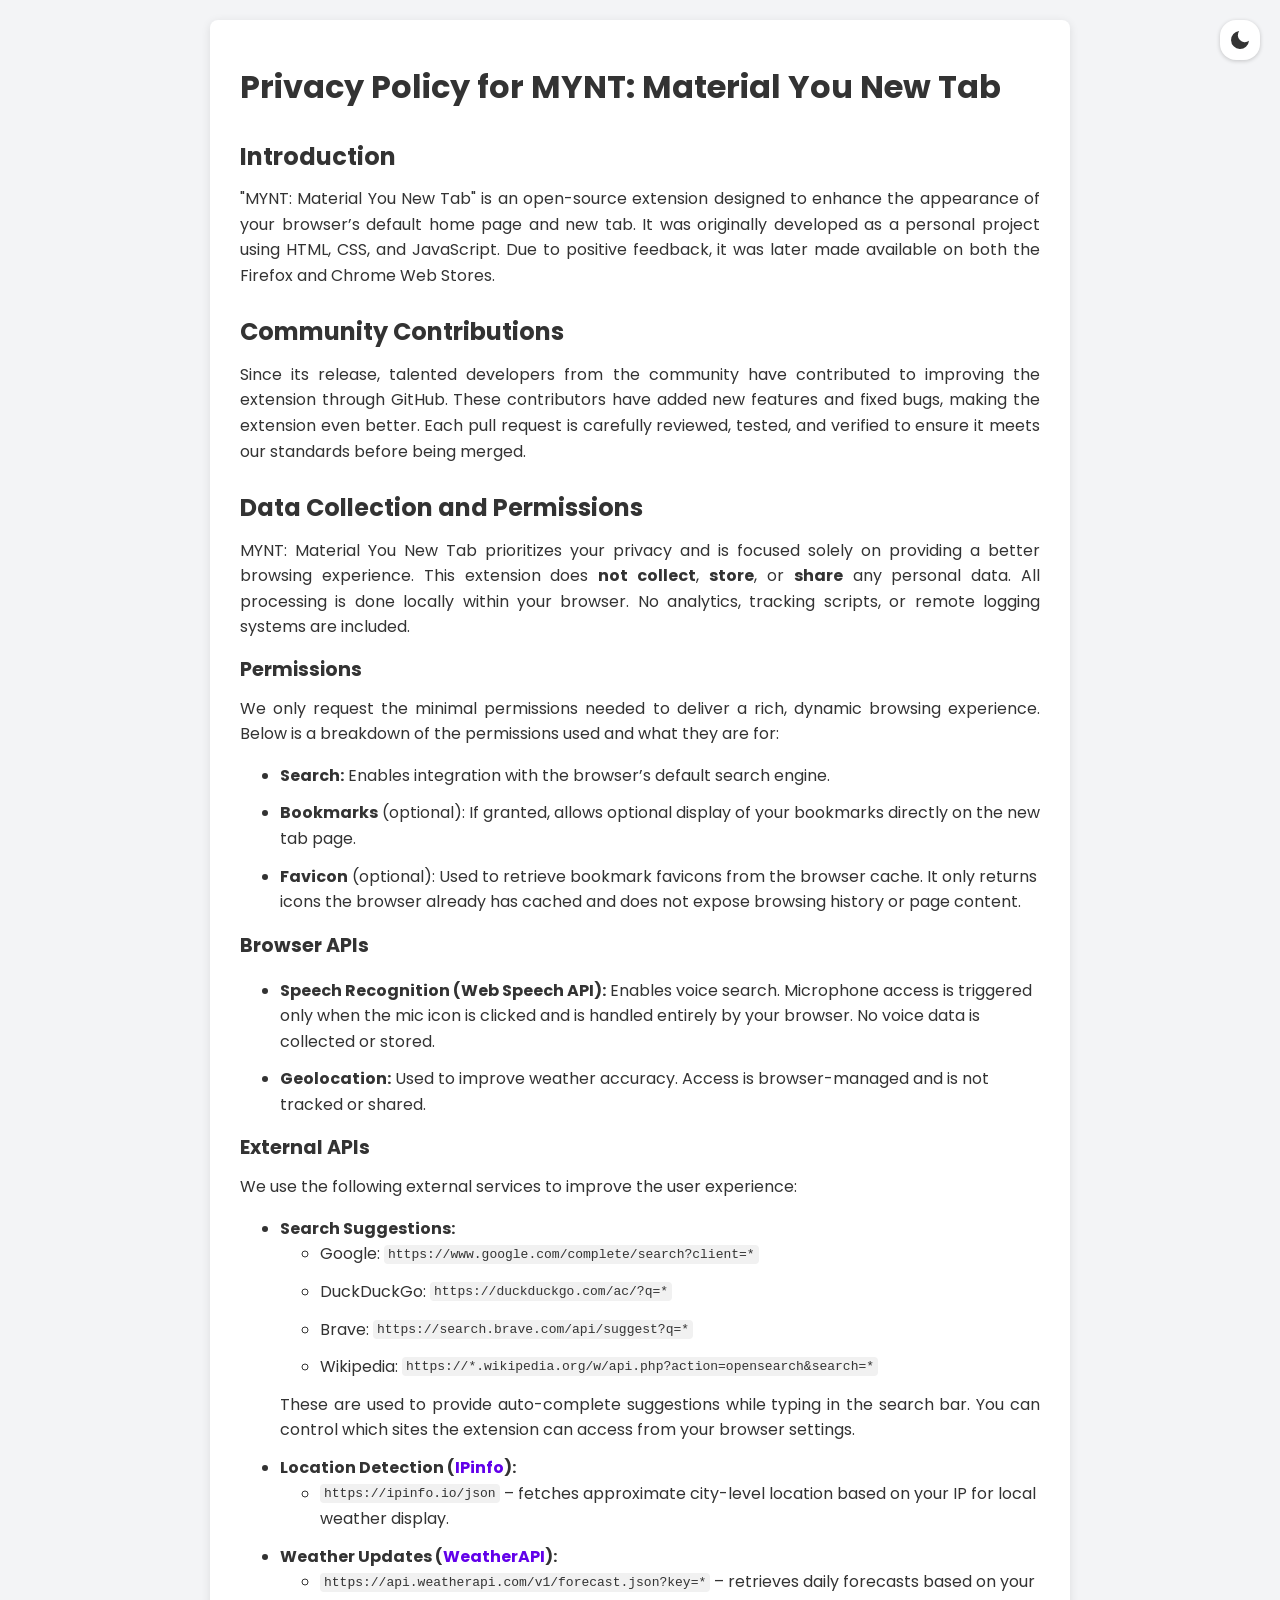
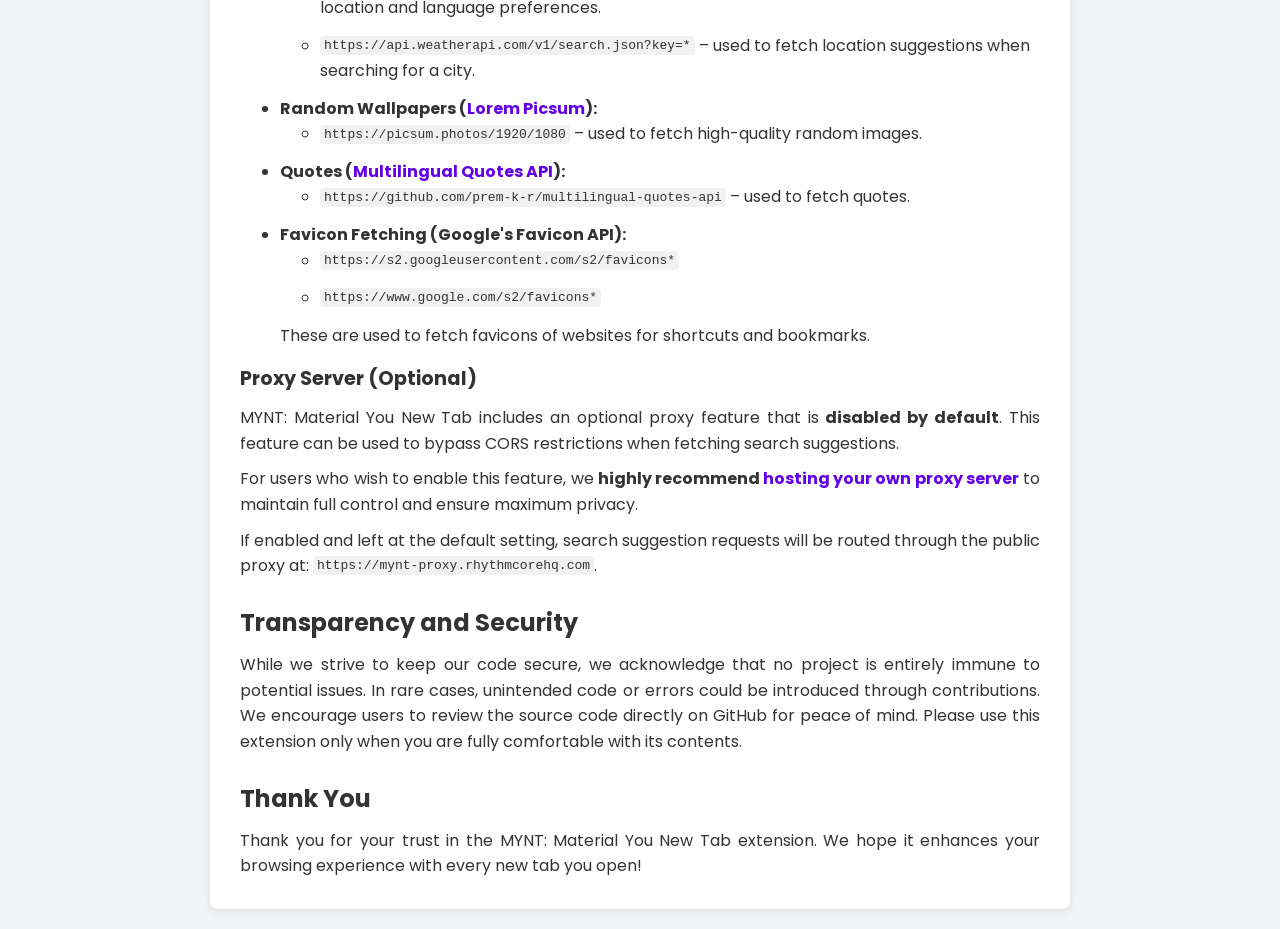
<file: privacy-policy.html>
<!DOCTYPE html>
<html lang="en">

<head>
    <meta charset="UTF-8">
    <meta name="viewport" content="width=device-width, initial-scale=1.0">
    <title>Privacy Policy for MYNT</title>
    <link href="favicon/icon128.png" rel="icon">
    <link href="https://fonts.googleapis.com/css2?family=Poppins:wght@400;600&display=swap" rel="stylesheet">
    <style>
        body {
            font-family: 'Poppins', sans-serif;
            background-color: #f3f4f6;
            color: #333;
            margin: 0;
            padding: 20px;
            line-height: 1.6;
            transition: background 0.3s, color 0.3s;
        }

        .container {
            max-width: 800px;
            margin: auto;
            background: white;
            padding: 20px 30px;
            border-radius: 8px;
            box-shadow: 0 2px 10px rgba(0, 0, 0, 0.1);
            transition: background 0.3s, color 0.3s;
        }

        h1 {
            font-size: 2rem;
            margin-bottom: 10px;
        }

        h2 {
            font-size: 1.5rem;
            margin-top: 25px;
            margin-bottom: 10px;
        }

        h3 {
            font-size: 1.2rem;
            margin-top: 15px;
            margin-bottom: 5px;
        }

        p {
            margin: 10px 0;
            text-align: justify;
        }

        li {
            margin-bottom: 12px;
        }

        a {
            color: #6200ea;
            text-decoration: none;
        }

        a:hover {
            text-decoration: underline;
        }

        code {
            word-break: break-word;
            white-space: pre-wrap;
            overflow-wrap: anywhere;
            background-color: #f1f1f1;
            padding: 2px 4px;
            border-radius: 4px;
            max-width: 100%;
            vertical-align: middle;
        }

        /* Dark mode styles */
        body.dark-mode {
            background-color: #181a20;
            color: #e0e0e0;
        }

        .container.dark-mode {
            background: #23262f;
            color: #e0e0e0;
            box-shadow: 0 2px 10px rgba(0, 0, 0, 0.4);
        }

        body.dark-mode a {
            color: #bb86fc;
        }

        body.dark-mode code {
            background-color: #23262f;
            color: #bb86fc;
        }

        .dark-mode-toggle {
            position: absolute;
            top: 20px;
            right: 20px;
            background: #fff;
            color: #333;
            border: none;
            border-radius: 16px;
            padding: 8px;
            display: inline-flex;
            align-items: center;
            justify-content: center;
            font-size: 1rem;
            cursor: pointer;
            box-shadow: 0 1px 4px rgba(0, 0, 0, 0.2);
            transition: background 0.3s, color 0.3s;
            z-index: 10;
        }

        .dark-mode-toggle:hover svg {
            transform: scale(1.02);
        }

        body.dark-mode .dark-mode-toggle {
            background: #23262f;
            color: #e0e0e0;
            border: 1px solid #444;
        }
    </style>
</head>

<body>

    <button class="dark-mode-toggle" id="darkModeToggle">
        <svg width="24" height="24" viewBox="0 0 24 24" xmlns="http://www.w3.org/2000/svg">
            <path id="iconPath" d="" fill="currentColor" />
        </svg>
    </button>

    <div class="container" id="mainContainer">
        <h1>Privacy Policy for MYNT: Material You New Tab</h1>

        <h2>Introduction</h2>
        <p>"MYNT: Material You New Tab" is an open-source extension designed to enhance the appearance of your browser’s
            default home page and new tab. It was originally developed as a personal project using HTML, CSS, and
            JavaScript. Due to positive feedback, it was later made available on both the Firefox and Chrome Web Stores.
        </p>

        <h2>Community Contributions</h2>
        <p>Since its release, talented developers from the community have contributed to improving the extension through
            GitHub. These contributors have added new features and fixed bugs, making the extension even better. Each
            pull request is carefully reviewed, tested, and verified to ensure it meets our standards before being
            merged.
        </p>

        <h2>Data Collection and Permissions</h2>
        <p>MYNT: Material You New Tab prioritizes your privacy and is focused solely on providing a better browsing
            experience. This extension does <strong>not collect</strong>, <strong>store</strong>, or
            <strong>share</strong> any personal data. All processing is done locally within your browser. No analytics,
            tracking scripts, or remote logging systems are included.
        </p>

        <h3>Permissions</h3>
        <p> We only request the minimal permissions needed to deliver a rich, dynamic browsing experience. Below is a
            breakdown of the permissions used and what they are for:</p>

        <ul>
            <li><strong>Search:</strong> Enables integration with the browser’s default search engine.</li>
            <li><strong>Bookmarks</strong> (optional): If granted, allows optional display of your bookmarks directly on
                the new tab page.</li>
            <li><strong>Favicon</strong> (optional): Used to retrieve bookmark favicons from the browser cache. It only
                returns icons the browser already has cached and does not expose browsing history or page content.</li>
        </ul>

        <h3>Browser APIs</h3>
        <ul>
            <li><strong>Speech Recognition (Web Speech API):</strong> Enables voice search. Microphone access is
                triggered only when the mic icon is clicked and is handled entirely by your browser. No voice data is
                collected or stored.</li>
            <li><strong>Geolocation:</strong> Used to improve weather accuracy. Access is browser-managed and is not
                tracked or shared.</li>
        </ul>

        <h3>External APIs</h3>
        <p>We use the following external services to improve the user experience:</p>
        <ul>
            <li><strong>Search Suggestions:</strong>
                <ul>
                    <li>Google: <code>https://www.google.com/complete/search?client=*</code></li>
                    <li>DuckDuckGo: <code>https://duckduckgo.com/ac/?q=*</code></li>
                    <li>Brave: <code>https://search.brave.com/api/suggest?q=*</code></li>
                    <li>Wikipedia: <code>https://*.wikipedia.org/w/api.php?action=opensearch&search=*</code></li>
                </ul>
                <p>These are used to provide auto-complete suggestions while typing in the search bar. You can control
                    which sites the extension can access from your browser settings.</p>
            </li>

            <li><strong>Location Detection (<a href="https://ipinfo.io/" target="_blank">IPinfo</a>):</strong>
                <ul>
                    <li><code>https://ipinfo.io/json</code> – fetches approximate city-level location based on your IP
                        for local weather display.</li>
                </ul>
            </li>

            <li><strong>Weather Updates (<a href="https://www.weatherapi.com/" target="_blank">WeatherAPI</a>):</strong>
                <ul>
                    <li><code>https://api.weatherapi.com/v1/forecast.json?key=*</code> – retrieves daily forecasts based
                        on your location and language preferences.</li>

                    <li><code>https://api.weatherapi.com/v1/search.json?key=*</code> – used to fetch location
                        suggestions when searching for a city.</li>
                </ul>
            </li>

            <li><strong>Random Wallpapers (<a href="https://picsum.photos/" target="_blank">Lorem Picsum</a>):</strong>
                <ul>
                    <li><code>https://picsum.photos/1920/1080</code> – used to fetch high-quality random images.</li>
                </ul>
            </li>

            <li><strong>Quotes (<a href="https://github.com/prem-k-r/multilingual-quotes-api"
                        target="_blank">Multilingual Quotes API</a>):</strong>
                <ul>
                    <li><code>https://github.com/prem-k-r/multilingual-quotes-api</code> – used to fetch quotes.
                    </li>
                </ul>
            </li>

            <li><strong>Favicon Fetching (Google's Favicon API):</strong>
                <ul>
                    <li><code>https://s2.googleusercontent.com/s2/favicons*</code></li>
                    <li><code>https://www.google.com/s2/favicons*</code></li>
                </ul>
                These are used to fetch favicons of websites for shortcuts and bookmarks.
            </li>
        </ul>

        <h3>Proxy Server (Optional)</h3>
        <p>
            MYNT: Material You New Tab includes an optional proxy feature that is <strong>disabled by default</strong>.
            This feature can be used to bypass CORS restrictions when fetching search suggestions.
        </p>
        <p>
            For users who wish to enable this feature, we <strong>highly recommend <a
                    href="https://github.com/Minuga-RC/MYNT-CORS-Bypass-Proxy" target="_blank">hosting your own
                    proxy server</a></strong> to maintain full control and ensure maximum privacy.
        </p>
        <p>
            If enabled and left at the default setting, search suggestion requests will be routed through the public
            proxy at: <code>https://mynt-proxy.rhythmcorehq.com</code>.
        </p>

        <h2>Transparency and Security</h2>
        <p>While we strive to keep our code secure, we acknowledge that no project is entirely immune to potential
            issues. In rare cases, unintended code or errors could be introduced through contributions. We encourage
            users to review the source code directly on GitHub for peace of mind. Please use this extension only when
            you are fully comfortable with its contents.</p>

        <h2>Thank You</h2>
        <p>Thank you for your trust in the MYNT: Material You New Tab extension. We hope it enhances your browsing
            experience with every new tab you open!</p>

    </div>


    <script>
        // Dark mode toggle logic
        const toggleBtn = document.getElementById('darkModeToggle');
        const container = document.getElementById('mainContainer');
        const iconPath = document.getElementById('iconPath');
        let isDark = localStorage.getItem('mynt-dark-mode');

        // SVG paths
        const moonPath = "M21 12.79A9 9 0 1 1 11.21 3 7 7 0 0 0 21 12.79z";
        const sunPath = "M11 4V1h2v3zm0 19v-3h2v3zm9-10v-2h3v2zM1 13v-2h3v2zm17.7-6.3l-1.4-1.4l1.75-1.8l1.45 1.45zM4.95 20.5L3.5 19.05l1.8-1.75l1.4 1.4zm14.1 0l-1.75-1.8l1.4-1.4l1.8 1.75zM5.3 6.7L3.5 4.95L4.95 3.5L6.7 5.3zM12 18q-2.5 0-4.25-1.75T6 12t1.75-4.25T12 6t4.25 1.75T18 12t-1.75 4.25T12 18";

        function setDarkMode(isDark) {
            document.body.classList.toggle('dark-mode', isDark);
            container.classList.toggle('dark-mode', isDark);
            iconPath.setAttribute('d', isDark ? sunPath : moonPath);
            localStorage.setItem('mynt-dark-mode', isDark);
        }

        // Determine initial state
        if (isDark === null) {
            isDark = window.matchMedia('(prefers-color-scheme: dark)').matches;
        } else {
            isDark = isDark === 'true';
        }

        setDarkMode(isDark);

        toggleBtn.addEventListener('click', () => {
            const newDarkState = !document.body.classList.contains('dark-mode');
            setDarkMode(newDarkState);
        });
    </script>
</body>

</html>
</file>
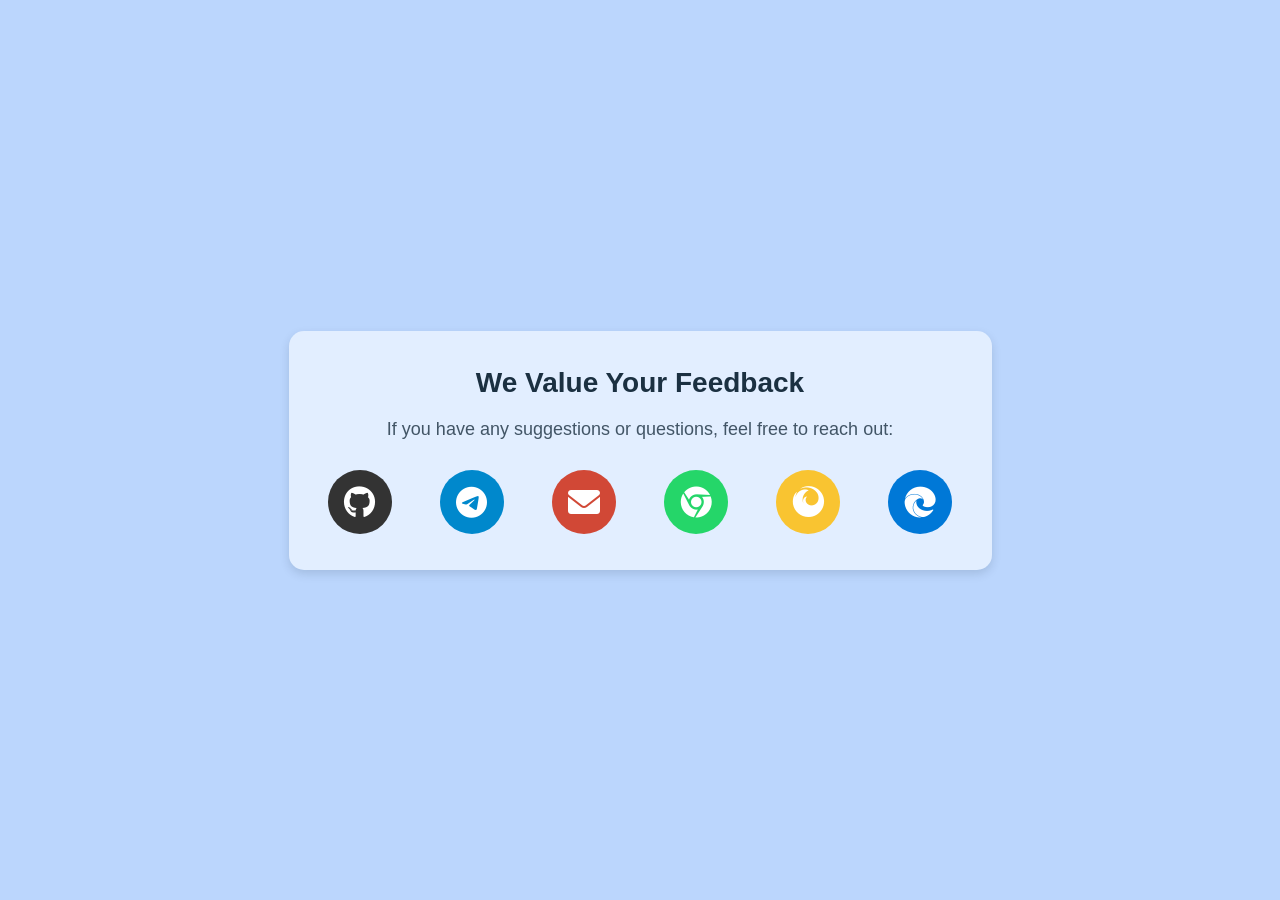
<file: docs/feedback.html>
<!DOCTYPE html>
<html lang="en">

<head>
    <meta charset="UTF-8">
    <meta name="viewport" content="width=device-width, initial-scale=1.0">
    <title>Feedback - MaterialYouNewTab</title>
    <link rel="icon" type="image/png"
        href="https://github.com/user-attachments/assets/48c3a9cb-06fa-4c45-92ec-194cdb7c5661">
    <link href="https://cdnjs.cloudflare.com/ajax/libs/font-awesome/6.0.0-beta3/css/all.min.css" rel="stylesheet">

    <style>
        :root {
            --background: #bbd6fd;
            --card: #e2eeff;
            --primary: #3569b2;
            --secondary: #4382ec;
            --text: #1b3041;
        }

        @media (prefers-color-scheme: dark) {
            :root {
                --background: #101827;
                --card: #1c2a3d;
                --primary: #6da0ff;
                --secondary: #8db6ff;
                --text: #e5edf9;
            }
        }

        body,
        h1,
        .feedback-message {
            margin: 0;
            padding: 0;
        }

        body {
            font-family: Arial, sans-serif;
            background-color: var(--background);
            display: flex;
            justify-content: center;
            align-items: center;
            height: 100vh;
            color: var(--text);
        }

        .container {
            background-color: var(--card);
            padding: 36px 24px;
            border-radius: 15px;
            box-shadow: 0 4px 10px rgba(27, 48, 65, 0.15);
            text-align: center;
            max-width: 703px;
            width: min(703px, calc(100% - 24px));
            margin: 12px;
            box-sizing: border-box;
        }

        h1 {
            font-size: 28px;
            margin-bottom: 20px;
            color: var(--text);
        }

        .feedback-message {
            font-size: 18px;
            color: var(--text);
            opacity: 0.8;
            margin-bottom: 30px;
        }

        .contact-info {
            display: grid;
            grid-template-columns: repeat(auto-fit, minmax(60px, 1fr));
            gap: 18px;
            justify-items: center;
            align-items: center;
            margin-top: 20px;
        }

        .contact-info a {
            color: #fff;
            text-decoration: none;
            width: 64px;
            height: 64px;
            display: flex;
            justify-content: center;
            align-items: center;
            border-radius: 50%;
            font-size: 32px;
            transition: transform 0.3s ease;
        }

        .contact-info a:hover {
            transform: scale(1.1);
        }

        .github {
            background-color: #333;
        }

        .telegram {
            background-color: #0088cc;
        }

        .email {
            background-color: #d14836;
        }

        .chrome {
            background-color: #25d669;
        }

        .firefox {
            background-color: #f9c431;
        }

        .edge {
            background-color: #0078d7;
        }

        @media (max-width: 600px) {
            body {
                height: auto;
                min-height: 100vh;
                padding: 16px 0;
            }

            .container {
                padding: 28px 18px;
                border-radius: 14px;
            }

            h1 {
                font-size: 24px;
                line-height: 1.25;
            }

            .feedback-message {
                font-size: 16px;
                line-height: 1.4;
                margin-bottom: 22px;
            }

            .contact-info {
                grid-template-columns: repeat(3, 1fr);
                gap: 16px;
            }

            .contact-info a {
                width: 58px;
                height: 58px;
                font-size: 28px;
            }
        }

        @media (max-width: 380px) {
            .contact-info {
                grid-template-columns: repeat(2, 1fr);
            }

            .contact-info a {
                width: 56px;
                height: 56px;
                font-size: 26px;
            }
        }

        @media (prefers-color-scheme: dark) {
            .container {
                box-shadow: 0 4px 10px rgba(0, 0, 0, 0.35);
            }

            .github {
                background-color: #0f0f0f;
            }
        }
    </style>
</head>

<body>
    <div class="container">
        <h1>We Value Your Feedback</h1>

        <div class="feedback-message">
            <p>If you have any suggestions or questions, feel free to reach out:</p>
        </div>

        <div class="contact-info">
            <a href="https://github.com/prem-k-r/MaterialYouNewTab/discussions" target="_blank" class="github">
                <i class="fab fa-github"></i>
            </a>

            <a href="https://t.me/Material_You_NewTab" target="_blank" class="telegram">
                <i class="fab fa-telegram-plane"></i>
            </a>

            <a href="mailto:prem12321kumar@outlook.com" target="_blank" class="email">
                <i class="fas fa-envelope"></i>
            </a>

            <a href="https://chromewebstore.google.com/detail/mynt-material-you-new-tab/jjpokbgpiljgndebfoljdeihhkpcpfgl/reviews"
                target="_blank" class="chrome">
                <i class="fab fa-chrome"></i>
            </a>

            <a href="https://addons.mozilla.org/en-US/firefox/addon/mynt/reviews/" target="_blank" class="firefox">
                <i class="fab fa-firefox"></i>
            </a>

            <a href="https://microsoftedge.microsoft.com/addons/detail/mynt-material-you-new-ta/lcgdmfjofmcblocogcabdpfidfbkblcd"
                target="_blank" class="edge">
                <i class="fab fa-edge"></i>
            </a>
        </div>
    </div>
</body>

</html>
</file>
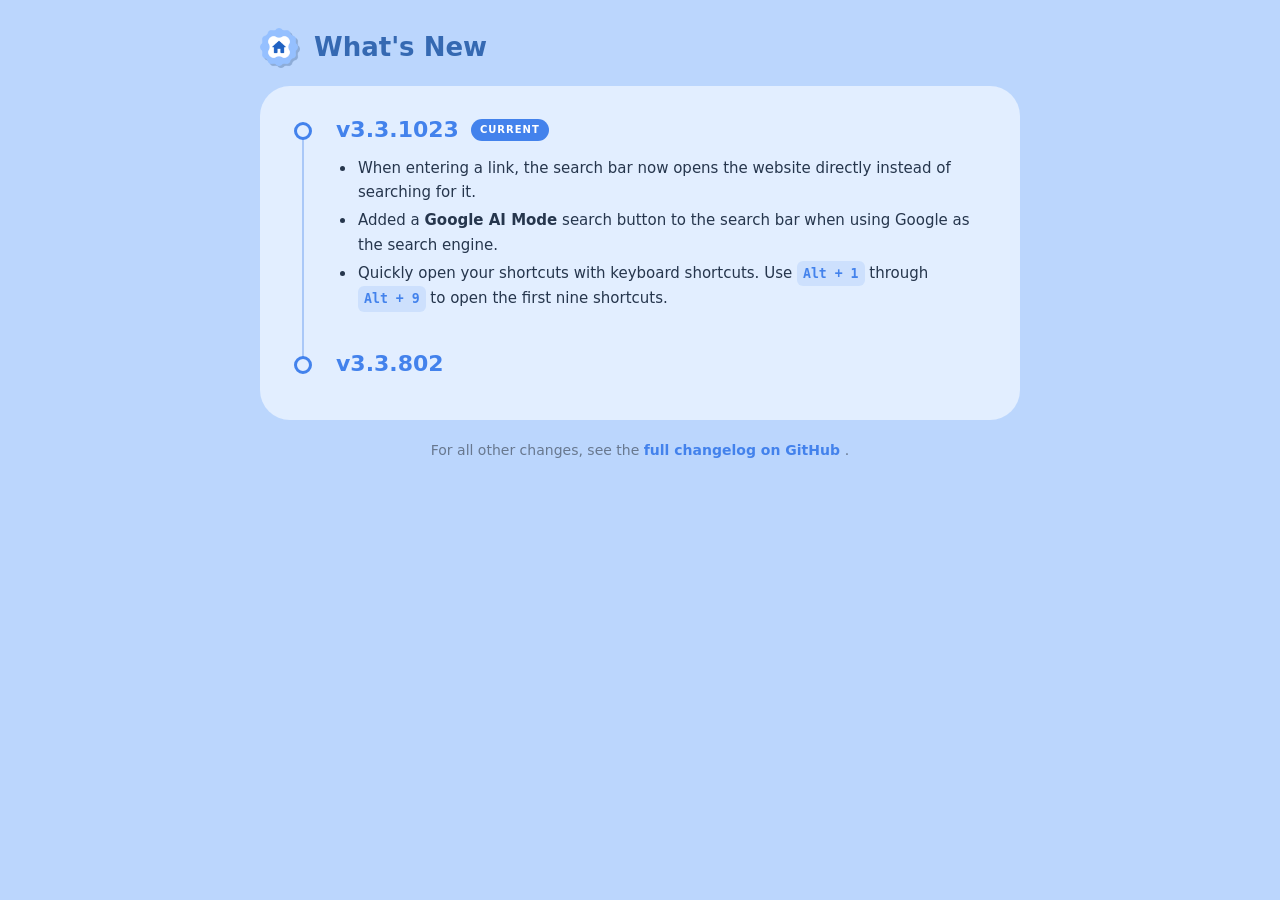
<file: docs/whats-new.html>
<!DOCTYPE html>
<html lang="en">

<head>
    <meta charset="UTF-8">
    <meta name="viewport" content="width=device-width, initial-scale=1.0">
    <title>What's New - MYNT</title>
    <link rel="icon" type="image/png" href="../favicon/icon128.png">

    <style>
        :root {
            /* Light theme */
            --background: #bbd6fd;
            --card: #e2eeff;
            --primary: #4382ec;
            --secondary: #3569b2;
            --text: #26364d;
            --muted: #68788f;

            --timeline: rgba(67, 130, 236, 0.35);
            --code-background: rgba(67, 130, 236, 0.13);
            --icon-shadow: rgba(38, 75, 130, 0.3);
        }

        /* Follow system dark theme */
        @media (prefers-color-scheme: dark) {
            :root {
                --background: #101827;
                --card: #1c2a3d;
                --primary: #6da0ff;
                --secondary: #8db6ff;
                --text: #e5edf9;
                --muted: #9aaac0;

                --timeline: rgba(109, 160, 255, 0.38);
                --code-background: rgba(109, 160, 255, 0.14);
                --icon-shadow: rgba(0, 0, 0, 0.45);
            }
        }

        * {
            box-sizing: border-box;
        }

        html {
            scroll-behavior: smooth;
        }

        body {
            margin: 0;
            background: var(--background);
            color: var(--text);
            font-family:
                system-ui,
                -apple-system,
                BlinkMacSystemFont,
                "Segoe UI",
                sans-serif;
            -webkit-font-smoothing: antialiased;

            transition:
                background-color 0.2s ease,
                color 0.2s ease;
        }

        .page {
            width: min(760px, calc(100% - 32px));
            margin: 0 auto;
            padding: 28px 0 48px;
        }

        header {
            display: flex;
            align-items: center;
            gap: 16px;
            margin-bottom: 20px;
        }

        .logo {
            width: 38px;
            height: 38px;
            border-radius: 11px;
            filter: drop-shadow(2px 2px 0 var(--icon-shadow));
        }

        header h1 {
            margin: 0;
            color: var(--secondary);
            font-size: 26px;
            font-weight: 700;
        }

        .changelog-card {
            background: var(--card);
            border-radius: 30px;
            padding: 30px 34px;
        }

        .timeline {
            position: relative;
            padding-left: 42px;
        }

        .timeline::before {
            content: "";
            position: absolute;
            left: 8px;
            top: 9px;
            bottom: 9px;
            width: 2px;
            background: var(--timeline);
            border-radius: 2px;
        }

        .timeline-item {
            position: relative;
            padding-bottom: 38px;
        }

        .timeline-item:last-child {
            padding-bottom: 0;
        }

        .timeline-dot {
            position: absolute;
            left: -42px;
            top: 6px;
            width: 18px;
            height: 18px;
            border-radius: 50%;
            background: var(--card);
            border: 3.5px solid var(--primary);
        }

        .version {
            display: flex;
            align-items: center;
            gap: 12px;
            margin: 0 0 12px;
            color: var(--primary);
            font-size: 22px;
            line-height: 1.25;
            font-weight: 700;
        }

        .current {
            display: inline-flex;
            align-items: center;
            padding: 6px 9px;
            border-radius: 999px;
            background: var(--primary);
            color: #fff;
            font-size: 10px;
            line-height: 1;
            font-weight: 700;
            letter-spacing: 1px;
        }

        .changes {
            margin: 0;
            padding-left: 20px;
            color: var(--text);
            font-size: 15px;
            line-height: 1.65;
        }

        .changes li {
            padding-left: 2px;
        }

        .changes li:not(:last-child) {
            padding-bottom: 3px;
        }

        code {
            display: inline-block;
            padding: 2px 6px;
            border-radius: 6px;
            background: var(--code-background);
            color: var(--primary);
            font-family:
                ui-monospace,
                SFMono-Regular,
                Menlo,
                Monaco,
                Consolas,
                monospace;
            font-size: 0.88em;
            font-weight: 600;
        }

        .full-changelog {
            margin: 20px 4px 0;
            color: var(--muted);
            font-size: 14px;
            line-height: 1.5;
            text-align: center;
        }

        .full-changelog a {
            color: var(--primary);
            font-weight: 650;
            text-decoration: none;
        }

        .full-changelog a:hover {
            text-decoration: underline;
        }

        @media (max-width: 600px) {
            .page {
                width: calc(100% - 24px);
                padding: 20px 0 40px;
            }

            header {
                margin-bottom: 16px;
            }

            .logo {
                width: 35px;
                height: 35px;
                border-radius: 10px;
            }

            header h1 {
                font-size: 23px;
            }

            .changelog-card {
                padding: 26px 22px;
                border-radius: 26px;
            }

            .timeline {
                padding-left: 34px;
            }

            .timeline::before {
                left: 7px;
            }

            .timeline-dot {
                left: -34px;
            }

            .version {
                font-size: 20px;
            }

            .changes {
                font-size: 14px;
            }
        }
    </style>
</head>

<body>

    <main class="page">

        <header>
            <img class="logo" src="../favicon/icon128.png" alt="MYNT">
            <h1>What's New</h1>
        </header>

        <div class="changelog-card">
            <div class="timeline">
                <section class="timeline-item">
                    <span class="timeline-dot"></span>
                    <h2 class="version">
                        v3.3.1023
                        <span class="current">CURRENT</span>
                    </h2>

                    <ul class="changes">
                        <li>
                            When entering a link, the search bar now opens the website directly instead of searching for
                            it.
                        </li>
                        <li>
                            Added a <strong>Google AI Mode</strong> search button to the search bar when using Google as
                            the search engine.
                        </li>
                        <li>
                            Quickly open your shortcuts with keyboard shortcuts.
                            Use <strong><code>Alt + 1</code></strong> through
                            <strong><code>Alt + 9</code></strong> to open the
                            first nine shortcuts.
                        </li>
                    </ul>
                </section>

                <section class="timeline-item">
                    <span class="timeline-dot"></span>
                    <h2 class="version">v3.3.802</h2>
                </section>
            </div>
        </div>


        <div class="full-changelog">
            For all other changes, see the
            <a href="https://github.com/prem-k-r/MaterialYouNewTab/blob/main/CHANGELOG.md" target="_blank"
                rel="noopener noreferrer">
                full changelog on GitHub
            </a>.
        </div>

    </main>

</body>

</html>
</file>
